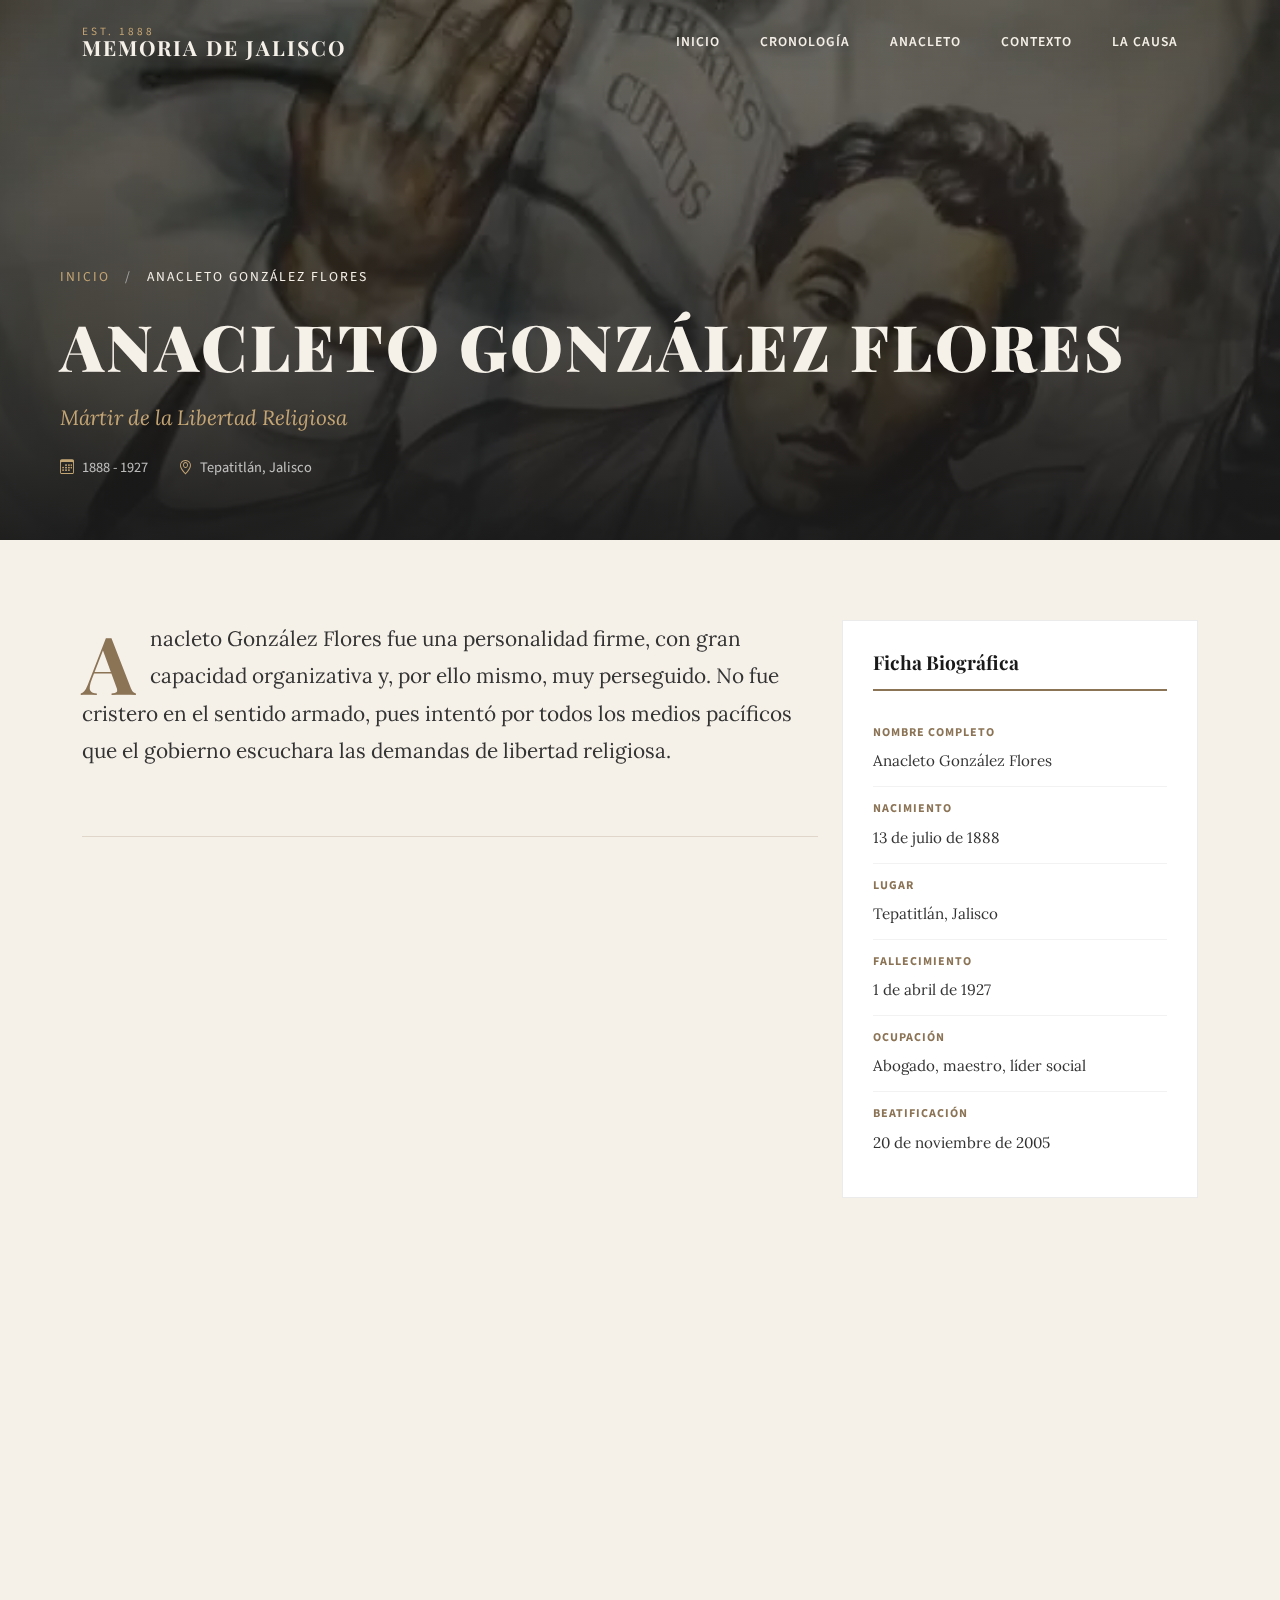
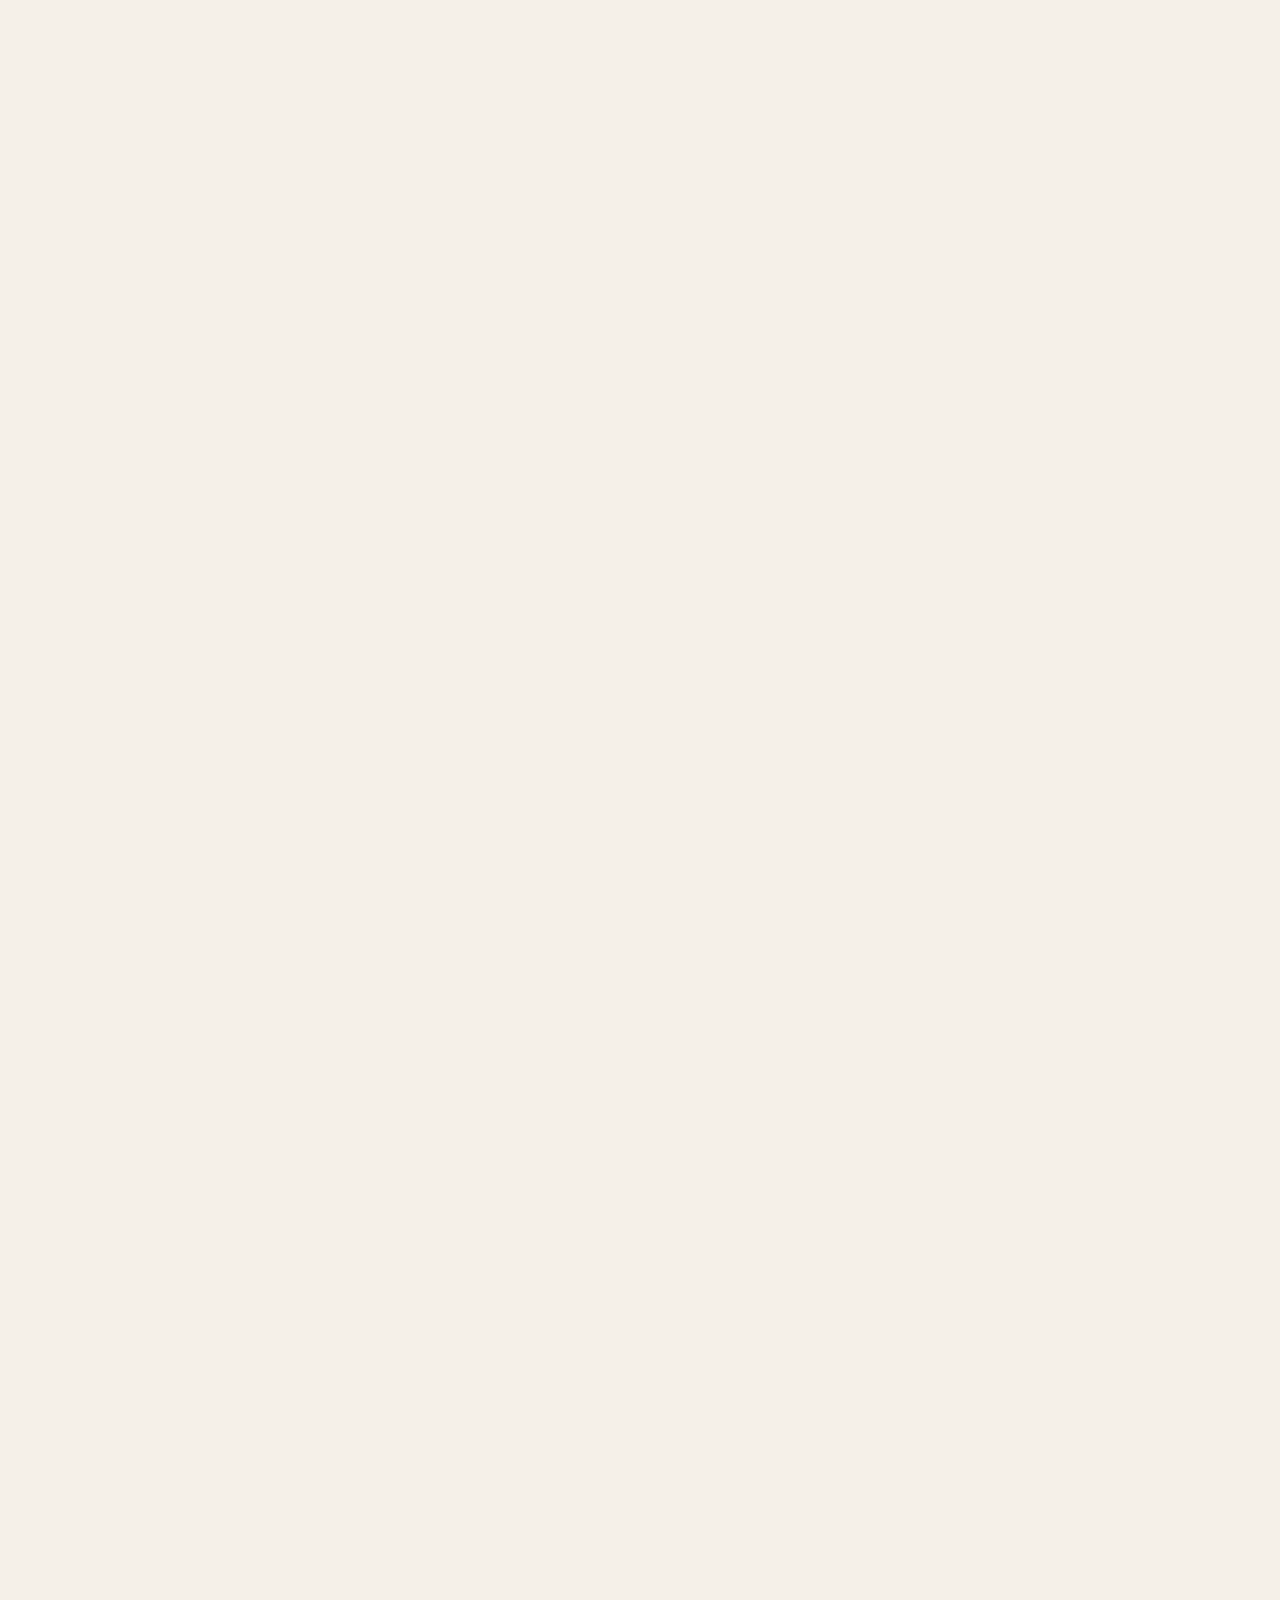
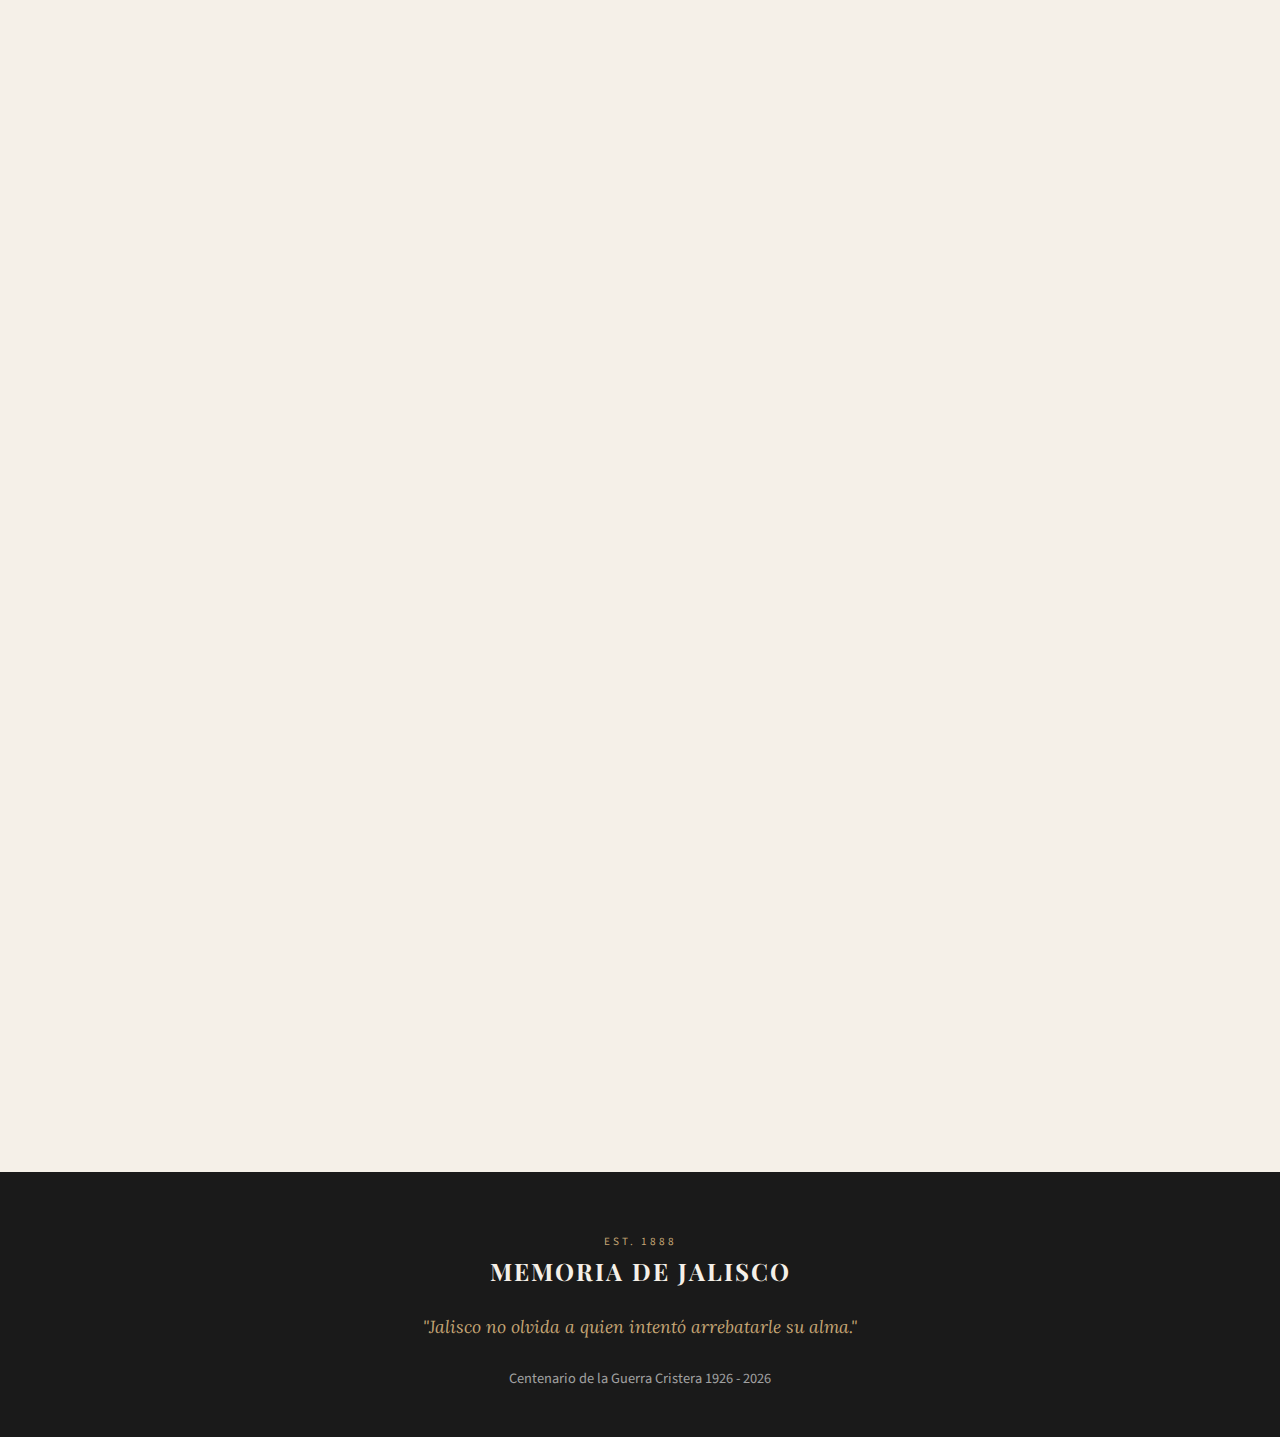
<file: anacleto.html>
<!DOCTYPE html>
<html lang="es">
<head>
    <meta charset="UTF-8">
    <meta name="viewport" content="width=device-width, initial-scale=1.0">
    <title>Anacleto González Flores | Mártir de la Libertad</title>
    
    <!-- ============================================
         SECCIÓN: META Y SEO
    ============================================= -->
    <meta name="description" content="Conoce la vida de Anacleto González Flores, mártir y defensor de la libertad religiosa en Jalisco.">
    
    <!-- ============================================
         SECCIÓN: TIPOGRAFÍAS
    ============================================= -->
    <link rel="preconnect" href="https://fonts.googleapis.com">
    <link rel="preconnect" href="https://fonts.gstatic.com" crossorigin>
    <link href="https://fonts.googleapis.com/css2?family=Playfair+Display:wght@400;700;900&family=Lora:ital,wght@0,400;0,600;1,400&family=Source+Sans+Pro:wght@400;600;700&display=swap" rel="stylesheet">
    
    <!-- ============================================
         SECCIÓN: LIBRERÍAS CSS
    ============================================= -->
    <link href="https://cdn.jsdelivr.net/npm/bootstrap@5.3.2/dist/css/bootstrap.min.css" rel="stylesheet">
    <link href="https://unpkg.com/aos@2.3.1/dist/aos.css" rel="stylesheet">
    <link rel="stylesheet" href="https://cdn.jsdelivr.net/npm/bootstrap-icons@1.11.3/font/bootstrap-icons.min.css">

    
    <!-- ============================================
         SECCIÓN: ESTILOS
         VINCULADO A: estilos.css + estilos-paginas.css
    ============================================= -->
   
    <link rel="stylesheet" href="pages.css">
    <link rel="stylesheet" href="styles.css">
</head>
<body>

    <!-- ============================================
         SECCIÓN: NAVEGACIÓN
    ============================================= -->
    <nav class="navbar navbar-expand-lg navbar-dark fixed-top" id="navbar-principal">
        <div class="container">
            <a class="navbar-brand marca-periodico" href="index.html">
                <span class="marca-año">EST. 1888</span>
                <span class="marca-titulo">MEMORIA DE JALISCO</span>
            </a>
            <button class="navbar-toggler" type="button" data-bs-toggle="collapse" data-bs-target="#navbarNav">
                <span class="navbar-toggler-icon"></span>
            </button>
            <div class="collapse navbar-collapse" id="navbarNav">
                <ul class="navbar-nav ms-auto">
                    <li class="nav-item">
                        <a class="nav-link" href="index.html">Inicio</a>
                    </li>
                    <li class="nav-item">
                        <a class="nav-link" href="index.html#linea-tiempo">Cronología</a>
                    </li>
                    <li class="nav-item">
                        <a class="nav-link active" href="anacleto.html">Anacleto</a>
                    </li>
                    <li class="nav-item">
                        <a class="nav-link" href="contexto.html">Contexto</a>
                    </li>
                    <li class="nav-item">
                        <a class="nav-link" href="causa.html">La Causa</a>
                    </li>
                </ul>
            </div>
        </div>
    </nav>

    <!-- ============================================
         SECCIÓN: HERO DE PÁGINA
    ============================================= -->
    <header class="hero-pagina" style="background-image: url('images/anacletoprincipal.webp');">
        <div class="hero-pagina-overlay"></div>
        <div class="hero-pagina-contenido">
            <div class="breadcrumb-custom" data-aos="fade-down">
                <a href="index.html">Inicio</a>
                <span>/</span>
                <span>Anacleto González Flores</span>
            </div>
            <h1 data-aos="fade-up">Anacleto González Flores</h1>
            <p class="hero-pagina-subtitulo" data-aos="fade-up" data-aos-delay="100">Mártir de la Libertad Religiosa</p>
            <div class="hero-pagina-datos" data-aos="fade-up" data-aos-delay="200">
                <span><i class="bi bi-calendar3"></i> 1888 - 1927</span>
                <span><i class="bi bi-geo-alt"></i> Tepatitlán, Jalisco</span>
            </div>
        </div>
    </header>

    <!-- ============================================
         SECCIÓN: CONTENIDO PRINCIPAL
    ============================================= -->
    <main class="contenido-pagina">
        <div class="container">
            <div class="row">
                <!-- Columna principal -->
                <div class="col-lg-8">
                    <!-- Introducción destacada -->
                    <div class="articulo-intro" data-aos="fade-up">
                        <p class="texto-grande">
                            <span class="letra-capital">A</span>nacleto González Flores fue una personalidad firme, con gran capacidad organizativa y, por ello mismo, muy perseguido. No fue cristero en el sentido armado, pues intentó por todos los medios pacíficos que el gobierno escuchara las demandas de libertad religiosa.
                        </p>
                    </div>

                    <!-- Sección: Origen -->
                    <section class="articulo-seccion" data-aos="fade-up">
                        <h2><span class="seccion-numero">01</span> Origen Humilde</h2>
                        <p>Nacido en Tepatitlán de Morelos, Jalisco, en 1888, Anacleto creció en una familia de escasos recursos. Desde joven mostró una inteligencia notable y una profunda vocación por la justicia social.</p>
                        <p>A pesar de las dificultades económicas, logró estudiar abogacía, convirtiéndose en un destacado defensor de los derechos humanos y la libertad de conciencia.</p>
                    </section>

                    <!-- Imagen destacada -->
                    <figure class="articulo-imagen" data-aos="zoom-in">
                        <img src="images/anacletojuntacolor.webp" alt="Anacleto con compañeros">
                        <figcaption>Anacleto González Flores junto a miembros de la Unión Popular</figcaption>
                    </figure>

                    <!-- Sección: El Líder -->
                    <section class="articulo-seccion" data-aos="fade-up">
                        <h2><span class="seccion-numero">02</span> El Líder Social</h2>
                        <p>Abogado, maestro y líder social, Anacleto dedicó su vida a defender la dignidad humana y la libertad de conciencia en tiempos de persecución. Creyente profundo y hombre de principios firmes, enseñó que la fe y la razón podían caminar juntas.</p>
                        
                        <blockquote class="cita-articulo">
                            <p>"Sin empuñar un arma, movilizó corazones y conciencias, formando jóvenes y familias en valores de verdad, respeto y libertad."</p>
                        </blockquote>

                        <p>Fundó y organizó movimientos de resistencia pacífica, promoviendo boicots económicos y manifestaciones civiles como alternativa a la violencia armada.</p>
                    </section>

                    <!-- Sección: Su Legado -->
                    <section class="articulo-seccion" data-aos="fade-up">
                        <h2><span class="seccion-numero">03</span> Valores que Construyen</h2>
                        
                        <div class="valores-grid">
                            <div class="valor-item">
                                <div class="valor-icono">
                                    <i class="bi bi-shield-check"></i>
                                </div>
                                <h4>Coraje Civil</h4>
                                <p>Defendió sus convicciones sin recurrir a la violencia, mostrando que la resistencia pacífica puede ser la forma más poderosa de lucha.</p>
                            </div>
                            <div class="valor-item">
                                <div class="valor-icono">
                                    <i class="bi bi-heart"></i>
                                </div>
                                <h4>Amor a la Patria</h4>
                                <p>Su amor por México y por Jalisco lo llevó a sacrificarlo todo por defender lo que consideraba justo.</p>
                            </div>
                            <div class="valor-item">
                                <div class="valor-icono">
                                    <i class="bi bi-shield-lock"></i>
                                </div>
                                <h4>Resistencia Ética</h4>
                                <p>Mantuvo sus principios hasta el final, incluso perdonando a quienes ordenaron su muerte.</p>
                            </div>
                        </div>
                    </section>

                    <!-- Sección: El Martirio -->
                    <section class="articulo-seccion" data-aos="fade-up">
                        <h2><span class="seccion-numero">04</span> El Martirio</h2>
                        <p>Fue capturado y asesinado sin juicio el 1 de abril de 1927. Sus últimas palabras fueron de perdón hacia sus verdugos, demostrando la profundidad de su fe y convicción.</p>
                        
                        <figure class="articulo-imagen" data-aos="zoom-in">
                            <img src="images/anacletofuneral.webp" alt="Funeral de Anacleto">
                            <figcaption>Miles de personas acompañaron los restos de Anacleto González Flores</figcaption>
                        </figure>
                    </section>

                    <!-- Sección: Beatificación -->
                    <section class="articulo-seccion" data-aos="fade-up">
                        <h2><span class="seccion-numero">05</span> Reconocimiento</h2>
                        <p>Beatificado en 2005 por la Iglesia Católica, Anacleto González Flores es considerado por muchos un símbolo de dignidad, conciencia y compromiso con la verdad.</p>
                        <p>Hoy su figura trasciende lo religioso: es símbolo de coraje civil, amor a la patria y resistencia ética ante la opresión.</p>
                    </section>
                </div>

                <!-- Barra lateral -->
                <div class="col-lg-4">
                    <aside class="barra-lateral">
                        <!-- Ficha biográfica -->
                        <div class="widget ficha-biografica" data-aos="fade-left">
                            <h3>Ficha Biográfica</h3>
                            <ul class="ficha-lista">
                                <li>
                                    <strong>Nombre completo</strong>
                                    <span>Anacleto González Flores</span>
                                </li>
                                <li>
                                    <strong>Nacimiento</strong>
                                    <span>13 de julio de 1888</span>
                                </li>
                                <li>
                                    <strong>Lugar</strong>
                                    <span>Tepatitlán, Jalisco</span>
                                </li>
                                <li>
                                    <strong>Fallecimiento</strong>
                                    <span>1 de abril de 1927</span>
                                </li>
                                <li>
                                    <strong>Ocupación</strong>
                                    <span>Abogado, maestro, líder social</span>
                                </li>
                                <li>
                                    <strong>Beatificación</strong>
                                    <span>20 de noviembre de 2005</span>
                                </li>
                            </ul>
                        </div>

                        <!-- Cita destacada -->
                        <div class="widget cita-lateral" data-aos="fade-left" data-aos-delay="100">
                            <i class="bi bi-quote"></i>
                            <p>"No tomó las armas. Movilizó conciencias."</p>
                        </div>

                        <!-- Navegación relacionada -->
                        <div class="widget navegacion-lateral" data-aos="fade-left" data-aos-delay="200">
                            <h3>Continúa Explorando</h3>
                            <a href="contexto.html" class="nav-lateral-item">
                                <span class="nav-lateral-titulo">Contexto Histórico</span>
                                <span class="nav-lateral-desc">La Guerra Cristera</span>
                                <i class="bi bi-arrow-right"></i>
                            </a>
                            <a href="causa.html" class="nav-lateral-item">
                                <span class="nav-lateral-titulo">La Causa</span>
                                <span class="nav-lateral-desc">Por qué el cambio</span>
                                <i class="bi bi-arrow-right"></i>
                            </a>
                        </div>
                    </aside>
                </div>
            </div>
        </div>
    </main>

    <!-- ============================================
         SECCIÓN: LLAMADO A LA ACCIÓN
    ============================================= -->
    <section class="cta-seccion" data-aos="fade-up">
        <div class="container">
            <div class="cta-contenido">
                <h2>Jalisco No Olvida</h2>
                <p>Únete a la causa por la memoria y la justicia histórica</p>
                <a href="causa.html" class="btn-periodico btn-periodico-claro">
                    <span>Conoce la causa</span>
                    <i class="bi bi-arrow-right"></i>
                </a>
            </div>
        </div>
    </section>

    <!-- ============================================
         SECCIÓN: FOOTER
    ============================================= -->
    <footer class="footer-principal">
        <div class="container">
            <div class="footer-contenido">
                <div class="footer-marca">
                    <span class="marca-año">EST. 1888</span>
                    <span class="marca-titulo">MEMORIA DE JALISCO</span>
                </div>
                <div class="footer-cita">
                    <p>"Jalisco no olvida a quien intentó arrebatarle su alma."</p>
                </div>
                <div class="footer-info">
                    <p>Centenario de la Guerra Cristera 1926 - 2026</p>
                </div>
            </div>
        </div>
    </footer>

    <!-- ============================================
         SECCIÓN: SCRIPTS
    ============================================= -->
    <script src="https://cdn.jsdelivr.net/npm/bootstrap@5.3.2/dist/js/bootstrap.bundle.min.js"></script>
    <script src="https://unpkg.com/aos@2.3.1/dist/aos.js"></script>
    <script src="scripts.js"></script>
</body>
</html>
</file>
<file: pages.css>
/* ============================================
   ARCHIVO: estilos-paginas.css
   DESCRIPCIÓN: Estilos para páginas secundarias
   VINCULADO A: anacleto.html, contexto.html, causa.html
   ============================================ */

/* ============================================
   SECCIÓN: HERO DE PÁGINAS INTERNAS
   Cabecera para páginas secundarias
   ============================================ */
.hero-pagina {
    min-height: 60vh;
    display: flex;
    align-items: flex-end;
    position: relative;
    background-size: cover;
    background-position: center;
    background-attachment: fixed;
    padding-bottom: 60px;
}

.hero-pagina-overlay {
    position: absolute;
    top: 0;
    left: 0;
    width: 100%;
    height: 100%;
    background: linear-gradient(
        to bottom,
        rgba(26, 26, 26, 0.3) 0%,
        rgba(26, 26, 26, 0.7) 70%,
        rgba(26, 26, 26, 0.95) 100%
    );
}

.hero-pagina-contenido {
    position: relative;
    z-index: 2;
    width: 100%;
    max-width: 1200px;
    margin: 0 auto;
    padding: 0 20px;
}

/* Breadcrumb */
.breadcrumb-custom {
    font-family: var(--fuente-ui);
    font-size: 0.85rem;
    text-transform: uppercase;
    letter-spacing: 2px;
    margin-bottom: 20px;
}

.breadcrumb-custom a {
    color: var(--color-acento);
    text-decoration: none;
    transition: var(--transicion-rapida);
}

.breadcrumb-custom a:hover {
    color: var(--color-texto-claro);
}

.breadcrumb-custom span {
    color: rgba(255, 255, 255, 0.5);
    margin: 0 10px;
}

.breadcrumb-custom span:last-child {
    color: var(--color-texto-claro);
    margin-left: 0;
}

.hero-pagina h1 {
    font-family: var(--fuente-titulos);
    font-size: clamp(2.5rem, 6vw, 4rem);
    font-weight: 900;
    color: var(--color-texto-claro);
    margin-bottom: 15px;
    text-transform: uppercase;
    letter-spacing: 3px;
}

.hero-pagina-subtitulo {
    font-family: var(--fuente-cuerpo);
    font-size: 1.3rem;
    font-style: italic;
    color: var(--color-acento);
    margin-bottom: 20px;
}

.hero-pagina-datos {
    display: flex;
    gap: 30px;
    flex-wrap: wrap;
}

.hero-pagina-datos span {
    font-family: var(--fuente-ui);
    font-size: 0.9rem;
    color: rgba(255, 255, 255, 0.7);
    display: flex;
    align-items: center;
    gap: 8px;
}

.hero-pagina-datos i {
    color: var(--color-acento);
}

/* ============================================
   SECCIÓN: CONTENIDO DE PÁGINA
   Layout principal del artículo
   ============================================ */
.contenido-pagina {
    padding: 80px 0;
    background-color: var(--color-fondo);
}

/* Introducción con letra capital */
.articulo-intro {
    margin-bottom: 50px;
    padding-bottom: 50px;
    border-bottom: 1px solid rgba(139, 115, 85, 0.2);
}

.texto-grande {
    font-size: 1.3rem;
    line-height: 1.8;
    color: var(--color-texto);
}

.letra-capital {
    float: left;
    font-family: var(--fuente-titulos);
    font-size: 5rem;
    font-weight: 700;
    line-height: 0.8;
    margin-right: 15px;
    margin-top: 10px;
    color: var(--color-secundario);
}

/* Secciones del artículo */
.articulo-seccion {
    margin-bottom: 50px;
}

.articulo-seccion h2 {
    font-family: var(--fuente-titulos);
    font-size: 1.8rem;
    margin-bottom: 25px;
    display: flex;
    align-items: center;
    gap: 15px;
}

.seccion-numero {
    font-family: var(--fuente-ui);
    font-size: 0.8rem;
    font-weight: 700;
    color: var(--color-acento);
    background-color: var(--color-primario);
    padding: 5px 12px;
    letter-spacing: 1px;
}

.articulo-seccion p {
    font-size: 1.1rem;
    line-height: 1.8;
    margin-bottom: 20px;
}

/* Imágenes del artículo */
.articulo-imagen {
    margin: 40px 0;
}

.articulo-imagen img {
    width: 100%;
    filter: sepia(15%);
    transition: var(--transicion-suave);
}

.articulo-imagen:hover img {
    filter: sepia(0%);
}

.articulo-imagen figcaption {
    font-family: var(--fuente-ui);
    font-size: 0.85rem;
    color: #666;
    text-align: center;
    padding: 15px;
    background-color: rgba(0, 0, 0, 0.03);
    border-bottom: 2px solid var(--color-secundario);
}

/* Citas dentro del artículo */
.cita-articulo {
    background-color: var(--color-primario);
    padding: 40px;
    margin: 40px 0;
    position: relative;
}

.cita-articulo::before {
    content: '"';
    font-family: var(--fuente-titulos);
    font-size: 6rem;
    position: absolute;
    top: 10px;
    left: 20px;
    color: var(--color-acento);
    opacity: 0.3;
    line-height: 1;
}

.cita-articulo p {
    font-family: var(--fuente-cuerpo);
    font-size: 1.2rem;
    font-style: italic;
    color: var(--color-texto-claro);
    margin: 0;
    position: relative;
    z-index: 1;
}

/* ============================================
   SECCIÓN: BARRA LATERAL
   Widgets y contenido complementario
   ============================================ */
.barra-lateral {
    position: sticky;
    top: 100px;
}

.widget {
    background-color: #fff;
    padding: 30px;
    margin-bottom: 30px;
    border: 1px solid rgba(0, 0, 0, 0.08);
}

.widget h3 {
    font-family: var(--fuente-titulos);
    font-size: 1.2rem;
    margin-bottom: 20px;
    padding-bottom: 15px;
    border-bottom: 2px solid var(--color-secundario);
}

/* Ficha biográfica */
.ficha-lista {
    list-style: none;
    padding: 0;
    margin: 0;
}

.ficha-lista li {
    display: flex;
    flex-direction: column;
    padding: 12px 0;
    border-bottom: 1px solid rgba(0, 0, 0, 0.05);
}

.ficha-lista li:last-child {
    border-bottom: none;
}

.ficha-lista strong {
    font-family: var(--fuente-ui);
    font-size: 0.75rem;
    text-transform: uppercase;
    letter-spacing: 1px;
    color: var(--color-secundario);
    margin-bottom: 5px;
}

.ficha-lista span {
    font-family: var(--fuente-cuerpo);
    font-size: 0.95rem;
    color: var(--color-texto);
}

/* Cita lateral */
.cita-lateral {
    background-color: var(--color-primario);
    text-align: center;
}

.cita-lateral i {
    font-size: 3rem;
    color: var(--color-acento);
    opacity: 0.5;
    margin-bottom: 15px;
    display: block;
}

.cita-lateral p {
    font-family: var(--fuente-cuerpo);
    font-size: 1.1rem;
    font-style: italic;
    color: var(--color-texto-claro);
    margin: 0;
}

/* Navegación lateral */
.nav-lateral-item {
    display: block;
    padding: 20px;
    background-color: rgba(0, 0, 0, 0.02);
    margin-bottom: 10px;
    text-decoration: none;
    transition: var(--transicion-suave);
    position: relative;
}

.nav-lateral-item:hover {
    background-color: var(--color-primario);
}

.nav-lateral-item:hover .nav-lateral-titulo,
.nav-lateral-item:hover .nav-lateral-desc,
.nav-lateral-item:hover i {
    color: var(--color-texto-claro);
}

.nav-lateral-titulo {
    font-family: var(--fuente-titulos);
    font-size: 1rem;
    color: var(--color-primario);
    display: block;
    margin-bottom: 5px;
    transition: var(--transicion-rapida);
}

.nav-lateral-desc {
    font-family: var(--fuente-ui);
    font-size: 0.8rem;
    color: #666;
    transition: var(--transicion-rapida);
}

.nav-lateral-item i {
    position: absolute;
    right: 20px;
    top: 50%;
    transform: translateY(-50%);
    color: var(--color-secundario);
    transition: var(--transicion-rapida);
}

.nav-lateral-item:hover i {
    transform: translateY(-50%) translateX(5px);
}

/* Cronología resumida */
.cronologia-lista {
    list-style: none;
    padding: 0;
    margin: 0;
}

.cronologia-lista li {
    display: flex;
    gap: 15px;
    padding: 15px 0;
    border-bottom: 1px solid rgba(0, 0, 0, 0.05);
    align-items: flex-start;
}

.cronologia-lista li:last-child {
    border-bottom: none;
}

.crono-año {
    font-family: var(--fuente-titulos);
    font-size: 1rem;
    font-weight: 700;
    color: var(--color-acento);
    min-width: 50px;
}

.crono-evento {
    font-family: var(--fuente-cuerpo);
    font-size: 0.9rem;
    color: var(--color-texto);
}

/* ============================================
   SECCIÓN: GRID DE VALORES
   Tarjetas de valores destacados
   ============================================ */
.valores-grid {
    display: grid;
    grid-template-columns: repeat(auto-fit, minmax(200px, 1fr));
    gap: 20px;
    margin-top: 30px;
}

.valor-item {
    background-color: #fff;
    padding: 30px;
    text-align: center;
    border: 1px solid rgba(0, 0, 0, 0.08);
    transition: var(--transicion-suave);
}

.valor-item:hover {
    transform: translateY(-5px);
    box-shadow: 0 10px 30px rgba(0, 0, 0, 0.1);
}

.valor-icono {
    font-size: 2.5rem;
    color: var(--color-secundario);
    margin-bottom: 15px;
}

.valor-item h4 {
    font-family: var(--fuente-titulos);
    font-size: 1.1rem;
    margin-bottom: 10px;
}

.valor-item p {
    font-size: 0.9rem;
    margin: 0;
    color: #666;
}

/* ============================================
   SECCIÓN: CTA (Call to Action)
   Sección de llamado a la acción
   ============================================ */
.cta-seccion {
    background-color: var(--color-secundario);
    padding: 80px 0;
}

.cta-contenido {
    text-align: center;
}

.cta-contenido h2 {
    font-family: var(--fuente-titulos);
    font-size: 2.5rem;
    color: var(--color-texto-claro);
    margin-bottom: 15px;
}

.cta-contenido p {
    font-size: 1.2rem;
    color: rgba(255, 255, 255, 0.8);
    margin-bottom: 30px;
}

.btn-periodico-claro {
    background-color: var(--color-texto-claro);
    color: var(--color-primario);
    border-color: var(--color-texto-claro);
}

.btn-periodico-claro:hover {
    background-color: transparent;
    color: var(--color-texto-claro);
}

/* ============================================
   SECCIÓN: PÁGINA CONTEXTO
   Estilos específicos para contexto.html
   ============================================ */

/* Perfil histórico */
.perfil-historico {
    display: flex;
    gap: 30px;
    margin: 30px 0;
    padding: 30px;
    background-color: rgba(0, 0, 0, 0.03);
    align-items: center;
}

.perfil-imagen {
    width: 150px;
    flex-shrink: 0;
}

.perfil-imagen img {
    width: 100%;
    filter: grayscale(50%);
}

.perfil-info h3 {
    font-family: var(--fuente-titulos);
    font-size: 1.5rem;
    margin-bottom: 5px;
}

.perfil-datos {
    font-family: var(--fuente-ui);
    font-size: 0.85rem;
    color: var(--color-secundario);
    margin-bottom: 15px !important;
}

/* Alerta histórica */
.alerta-historica {
    display: flex;
    gap: 20px;
    padding: 25px;
    background-color: rgba(196, 165, 116, 0.1);
    border-left: 4px solid var(--color-acento);
    margin: 30px 0;
}

.alerta-icono {
    font-size: 2rem;
    color: var(--color-secundario);
}

.alerta-contenido h4 {
    font-family: var(--fuente-titulos);
    font-size: 1.1rem;
    margin-bottom: 5px;
}

.alerta-contenido p {
    font-size: 0.95rem;
    margin: 0;
    color: #666;
}

/* Lista histórica */
.lista-historica {
    list-style: none;
    padding: 0;
    margin: 30px 0;
}

.lista-historica li {
    display: flex;
    align-items: flex-start;
    gap: 15px;
    padding: 15px 0;
    border-bottom: 1px solid rgba(0, 0, 0, 0.05);
}

.lista-historica li i {
    color: #c0392b;
    font-size: 1.2rem;
    margin-top: 3px;
}

/* Estadísticas */
.estadisticas-grid {
    display: grid;
    grid-template-columns: repeat(3, 1fr);
    gap: 20px;
    margin: 40px 0;
}

.estadistica-item {
    text-align: center;
    padding: 30px;
    background-color: var(--color-primario);
}

.estadistica-numero {
    display: block;
    font-family: var(--fuente-titulos);
    font-size: 2.5rem;
    font-weight: 700;
    color: var(--color-acento);
    margin-bottom: 10px;
}

.estadistica-texto {
    font-family: var(--fuente-ui);
    font-size: 0.85rem;
    text-transform: uppercase;
    letter-spacing: 1px;
    color: var(--color-texto-claro);
}

/* Consecuencias */
.consecuencias-lista {
    margin: 30px 0;
}

.consecuencia-item {
    display: flex;
    gap: 20px;
    padding: 25px;
    background-color: #fff;
    margin-bottom: 15px;
    border: 1px solid rgba(0, 0, 0, 0.08);
    transition: var(--transicion-suave);
}

.consecuencia-item:hover {
    transform: translateX(10px);
    box-shadow: -5px 5px 20px rgba(0, 0, 0, 0.1);
}

.consecuencia-icono {
    font-size: 2rem;
    color: var(--color-secundario);
}

.consecuencia-contenido h4 {
    font-family: var(--fuente-titulos);
    font-size: 1.1rem;
    margin-bottom: 5px;
}

.consecuencia-contenido p {
    font-size: 0.95rem;
    margin: 0;
    color: #666;
}

/* ============================================
   SECCIÓN: PÁGINA CAUSA
   Estilos específicos para causa.html
   ============================================ */

/* Propuesta principal */
.seccion-propuesta {
    padding: 80px 0;
    background-color: var(--color-primario);
}

.propuesta-caja {
    text-align: center;
    max-width: 700px;
    margin: 0 auto;
}

.propuesta-icono {
    font-size: 4rem;
    color: var(--color-acento);
    margin-bottom: 20px;
}

.propuesta-etiqueta {
    font-family: var(--fuente-ui);
    font-size: 0.8rem;
    letter-spacing: 3px;
    color: var(--color-acento);
    display: block;
    margin-bottom: 20px;
}

.propuesta-caja h2 {
    font-family: var(--fuente-cuerpo);
    font-size: 1.5rem;
    font-weight: 400;
    color: var(--color-texto-claro);
    margin-bottom: 10px;
}

.propuesta-caja h2 strong {
    color: var(--color-acento);
}

.propuesta-por {
    font-style: italic;
    color: rgba(255, 255, 255, 0.6);
    margin: 15px 0;
}

.propuesta-nuevo {
    font-family: var(--fuente-titulos);
    font-size: 2.5rem;
    color: var(--color-texto-claro);
    margin-bottom: 10px;
}

.propuesta-desc {
    font-style: italic;
    color: var(--color-acento);
    margin-bottom: 30px;
}

.propuesta-linea {
    width: 100px;
    height: 2px;
    background-color: var(--color-acento);
    margin: 30px auto;
}

.propuesta-mensaje {
    font-size: 1.1rem;
    color: var(--color-texto-claro);
}

/* Razones */
.seccion-razones {
    padding: 80px 0;
}

.razones-encabezado {
    text-align: center;
    margin-bottom: 50px;
}

.razones-encabezado h2 {
    font-size: 2.5rem;
    margin-bottom: 10px;
}

.razones-encabezado p {
    font-size: 1.1rem;
    color: #666;
}

.razon-card {
    background-color: #fff;
    padding: 40px;
    height: 100%;
    border: 1px solid rgba(0, 0, 0, 0.08);
    transition: var(--transicion-suave);
    position: relative;
    overflow: hidden;
}

.razon-card:hover {
    transform: translateY(-5px);
    box-shadow: 0 20px 40px rgba(0, 0, 0, 0.1);
}

.razon-card.destacada {
    background-color: var(--color-primario);
}

.razon-card.destacada h3,
.razon-card.destacada p {
    color: var(--color-texto-claro);
}

.razon-numero {
    font-family: var(--fuente-titulos);
    font-size: 4rem;
    font-weight: 900;
    color: var(--color-acento);
    opacity: 0.2;
    position: absolute;
    top: 10px;
    right: 20px;
    line-height: 1;
}

.razon-card h3 {
    font-family: var(--fuente-titulos);
    font-size: 1.3rem;
    margin-bottom: 15px;
}

.razon-card p {
    font-size: 1rem;
    margin: 0;
    color: #666;
}

/* Significado */
.seccion-significado {
    padding: 80px 0;
    background-color: #fff;
}

.significado-imagen img {
    width: 100%;
    filter: sepia(20%);
}

.significado-contenido {
    padding-left: 40px;
}

.significado-contenido h2 {
    font-size: 2rem;
    margin-bottom: 30px;
}

.significado-lista {
    list-style: none;
    padding: 0;
    margin: 0 0 30px 0;
}

.significado-lista li {
    display: flex;
    align-items: center;
    gap: 15px;
    padding: 15px 0;
    font-size: 1.1rem;
}

.significado-lista i {
    font-size: 1.5rem;
    color: var(--color-secundario);
}

.significado-cita {
    background-color: var(--color-fondo);
    padding: 30px;
    border-left: 4px solid var(--color-secundario);
}

.significado-cita p {
    font-family: var(--fuente-cuerpo);
    font-size: 1.2rem;
    font-style: italic;
    margin: 0;
}

/* Comparativa */
.seccion-comparativa {
    padding: 80px 0;
}

.comparativa-encabezado {
    text-align: center;
    margin-bottom: 50px;
}

.comparativa-encabezado h2 {
    font-size: 2.5rem;
    margin-bottom: 10px;
}

.comparativa-card {
    background-color: #fff;
    border: 1px solid rgba(0, 0, 0, 0.08);
    overflow: hidden;
}

.comparativa-imagen {
    height: 200px;
    overflow: hidden;
}

.comparativa-imagen img {
    width: 100%;
    height: 100%;
    object-fit: cover;
    filter: grayscale(50%);
}

.comparativa-card h3 {
    font-family: var(--fuente-titulos);
    font-size: 1.5rem;
    padding: 20px 20px 5px;
}

.comparativa-periodo {
    font-family: var(--fuente-ui);
    font-size: 0.85rem;
    color: #666;
    padding: 0 20px;
}

.comparativa-lista {
    list-style: none;
    padding: 20px;
    margin: 0;
}

.comparativa-lista li {
    display: flex;
    align-items: center;
    gap: 10px;
    padding: 10px 0;
    font-size: 0.95rem;
}

.comparativa-card.negativa .comparativa-lista i {
    color: #c0392b;
}

.comparativa-card.positiva .comparativa-lista i {
    color: #27ae60;
}

.comparativa-card.positiva {
    border: 2px solid var(--color-secundario);
}

/* Llamado */
.seccion-llamado {
    padding: 80px 0;
}

.llamado-contenedor {
    background-color: var(--color-secundario);
    padding: 60px;
    text-align: center;
    max-width: 800px;
    margin: 0 auto;
}

.llamado-icono {
    font-size: 3rem;
    color: var(--color-texto-claro);
    margin-bottom: 20px;
}

.llamado-contenedor h2 {
    font-family: var(--fuente-titulos);
    font-size: 2rem;
    color: var(--color-texto-claro);
    margin-bottom: 20px;
}

.llamado-texto {
    font-size: 1.2rem;
    color: rgba(255, 255, 255, 0.9);
    margin-bottom: 10px;
}

.llamado-destacado {
    margin-top: 30px;
    padding-top: 30px;
    border-top: 1px solid rgba(255, 255, 255, 0.2);
}

.llamado-destacado p {
    font-size: 1.3rem;
    color: var(--color-texto-claro);
    margin: 0;
}

/* Cierre */
.seccion-cierre {
    background-color: var(--color-primario);
    padding: 100px 0;
}

.cierre-contenido {
    text-align: center;
    max-width: 600px;
    margin: 0 auto;
}

.cierre-simbolo {
    font-size: 4rem;
    color: var(--color-acento);
    margin-bottom: 30px;
}

.cierre-contenido h2 {
    font-family: var(--fuente-titulos);
    font-size: 3rem;
    color: var(--color-texto-claro);
    margin-bottom: 30px;
}

.cierre-lista p {
    font-family: var(--fuente-cuerpo);
    font-size: 1.2rem;
    font-style: italic;
    color: rgba(255, 255, 255, 0.8);
    margin-bottom: 10px;
}

.cierre-final {
    margin-top: 40px;
    padding-top: 40px;
    border-top: 1px solid rgba(255, 255, 255, 0.1);
}

.cierre-final p {
    font-size: 1.3rem;
    color: var(--color-texto-claro);
}

.cierre-final strong {
    color: var(--color-acento);
}

/* ============================================
   SECCIÓN: RESPONSIVE PÁGINAS
   ============================================ */
@media (max-width: 991px) {
    .significado-contenido {
        padding-left: 0;
        margin-top: 40px;
    }
    
    .barra-lateral {
        position: static;
        margin-top: 50px;
    }
}

@media (max-width: 768px) {
    .hero-pagina {
        min-height: 50vh;
    }
    
    .hero-pagina h1 {
        font-size: 2rem;
    }
    
    .letra-capital {
        font-size: 3.5rem;
    }
    
    .perfil-historico {
        flex-direction: column;
        text-align: center;
    }
    
    .estadisticas-grid {
        grid-template-columns: 1fr;
    }
    
    .propuesta-nuevo {
        font-size: 1.8rem;
    }
    
    .llamado-contenedor {
        padding: 40px 20px;
    }
}
</file>
<file: styles.css>
/* ============================================
   ARCHIVO: estilos.css
   DESCRIPCION: Estilos principales del sitio
   VINCULADO A: Todos los archivos HTML
   ============================================ */

/* ============================================
   SECCION: VARIABLES CSS
   Paleta de colores y configuracion global
   ============================================ */
:root {
    /* Colores principales - Paleta historica/sepia */
    --color-primario: #1a1a1a;
    --color-secundario: #8b7355;
    --color-acento: #c4a574;
    --color-fondo: #f5f0e8;
    --color-fondo-oscuro: #2c2c2c;
    --color-texto: #333333;
    --color-texto-claro: #f5f0e8;
    --color-rojo: #8b3a3a;
    
    /* Tipografias */
    --fuente-titulos: 'Playfair Display', serif;
    --fuente-cuerpo: 'Lora', serif;
    --fuente-ui: 'Source Sans Pro', sans-serif;
    
    /* Espaciados */
    --espaciado-seccion: 100px;
    --espaciado-elemento: 30px;
    
    /* Transiciones */
    --transicion-suave: all 0.4s ease;
    --transicion-rapida: all 0.2s ease;
}

/* ============================================
   SECCION: RESET Y BASE
   Estilos base para todo el documento
   ============================================ */
* {
    margin: 0;
    padding: 0;
    box-sizing: border-box;
}

html {
    scroll-behavior: smooth;
}

body {
    font-family: var(--fuente-cuerpo);
    color: var(--color-texto);
    background-color: var(--color-fondo);
    line-height: 1.7;
    overflow-x: hidden;
}

/* Seleccion de texto personalizada */
::selection {
    background-color: var(--color-secundario);
    color: var(--color-texto-claro);
}

/* ============================================
   SECCION: TIPOGRAFIA
   Estilos para titulos y textos
   ============================================ */
h1, h2, h3, h4, h5, h6 {
    font-family: var(--fuente-titulos);
    font-weight: 700;
    line-height: 1.2;
    color: var(--color-primario);
}

p {
    margin-bottom: 1rem;
    font-size: 1.1rem;
}

/* ============================================
   SECCION: NAVEGACION
   Barra de navegacion fija superior
   VINCULADO A: scripts.js (efecto scroll)
   ============================================ */
#navbar-principal {
    background-color: transparent;
    padding: 20px 0;
    transition: var(--transicion-suave);
    z-index: 1000;
}

#navbar-principal.scrolled {
    background-color: rgba(26, 26, 26, 0.95);
    padding: 10px 0;
    box-shadow: 0 2px 20px rgba(0, 0, 0, 0.3);
}

/* Marca estilo periodico */
.marca-periodico {
    display: flex;
    flex-direction: column;
    align-items: flex-start;
    text-decoration: none;
    line-height: 1;
}

.marca-año {
    font-family: var(--fuente-ui);
    font-size: 0.7rem;
    letter-spacing: 3px;
    color: var(--color-acento);
}

.marca-titulo {
    font-family: var(--fuente-titulos);
    font-size: 1.3rem;
    font-weight: 700;
    color: var(--color-texto-claro);
    letter-spacing: 2px;
}

.navbar-nav .nav-link {
    font-family: var(--fuente-ui);
    font-weight: 600;
    text-transform: uppercase;
    letter-spacing: 1px;
    font-size: 0.85rem;
    color: var(--color-texto-claro) !important;
    padding: 10px 20px !important;
    position: relative;
    transition: var(--transicion-rapida);
}

.navbar-nav .nav-link::after {
    content: '';
    position: absolute;
    bottom: 5px;
    left: 20px;
    width: 0;
    height: 2px;
    background-color: var(--color-acento);
    transition: var(--transicion-suave);
}

.navbar-nav .nav-link:hover::after {
    width: calc(100% - 40px);
}

/* ============================================
   SECCION: HERO (CABECERA PRINCIPAL)
   Banner principal con imagen de fondo
   IMAGEN: anacletoprincipal.jpeg (mural artistico)
   VINCULADO A: scripts.js (efecto parallax)
   ============================================ */
.hero-section {
    min-height: 100vh;
    display: flex;
    align-items: center;
    justify-content: center;
    position: relative;
    background: 
        url('images/anacletoprincipal.jpeg') center center / cover no-repeat;
    background-attachment: fixed;
}

.hero-overlay {
    position: absolute;
    top: 0;
    left: 0;
    width: 100%;
    height: 100%;
    background: linear-gradient(
        to bottom,
        rgba(26, 26, 26, 0.7) 0%,
        rgba(26, 26, 26, 0.5) 50%,
        rgba(26, 26, 26, 0.8) 100%
    );
}

.hero-content {
    position: relative;
    z-index: 2;
    text-align: center;
    padding: 0 20px;
    max-width: 900px;
}

/* Encabezado estilo periodico */
.encabezado-periodico {
    display: flex;
    align-items: center;
    justify-content: center;
    gap: 20px;
    margin-bottom: 30px;
}

.linea-decorativa {
    width: 80px;
    height: 1px;
    background-color: var(--color-acento);
}

.edicion {
    font-family: var(--fuente-ui);
    font-size: 0.9rem;
    letter-spacing: 4px;
    color: var(--color-acento);
    text-transform: uppercase;
}

.hero-titulo {
    font-family: var(--fuente-titulos);
    font-size: clamp(3rem, 8vw, 6rem);
    font-weight: 900;
    color: var(--color-texto-claro);
    text-transform: uppercase;
    letter-spacing: 5px;
    line-height: 1.1;
    margin-bottom: 20px;
    text-shadow: 2px 2px 10px rgba(0, 0, 0, 0.5);
}

.hero-subtitulo {
    font-family: var(--fuente-cuerpo);
    font-size: 1.5rem;
    font-style: italic;
    color: var(--color-acento);
    margin-bottom: 30px;
}

.hero-cita blockquote {
    font-family: var(--fuente-cuerpo);
    font-size: 1.2rem;
    font-style: italic;
    color: var(--color-texto-claro);
    opacity: 0.9;
    padding: 20px;
    border-left: 3px solid var(--color-acento);
    margin: 30px auto;
    max-width: 500px;
}

/* Boton de scroll */
.btn-scroll {
    display: inline-flex;
    flex-direction: column;
    align-items: center;
    gap: 10px;
    color: var(--color-texto-claro);
    text-decoration: none;
    margin-top: 40px;
    transition: var(--transicion-suave);
}

.btn-scroll span {
    font-family: var(--fuente-ui);
    font-size: 0.85rem;
    letter-spacing: 2px;
    text-transform: uppercase;
}

.btn-scroll i {
    font-size: 1.5rem;
    animation: bounce 2s infinite;
}

@keyframes bounce {
    0%, 20%, 50%, 80%, 100% { transform: translateY(0); }
    40% { transform: translateY(10px); }
    60% { transform: translateY(5px); }
}

.btn-scroll:hover {
    color: var(--color-acento);
    transform: translateY(5px);
}

/* Fecha en esquina */
.hero-fecha {
    position: absolute;
    bottom: 30px;
    right: 30px;
    z-index: 2;
}

.hero-fecha span {
    font-family: var(--fuente-ui);
    font-size: 0.8rem;
    letter-spacing: 2px;
    color: var(--color-texto-claro);
    text-transform: uppercase;
    opacity: 0.7;
}

/* ============================================
   SECCION: RESUMEN
   Tarjetas de identidad de Jalisco
   ============================================ */
.seccion-resumen {
    padding: var(--espaciado-seccion) 0;
    background-color: var(--color-fondo);
}

.resumen-encabezado {
    display: flex;
    align-items: center;
    justify-content: center;
    gap: 30px;
    margin-bottom: 60px;
}

.resumen-encabezado h2 {
    font-size: 2.5rem;
    text-transform: uppercase;
    letter-spacing: 3px;
    white-space: nowrap;
}

.ornamento-linea {
    flex: 1;
    height: 2px;
    background: linear-gradient(90deg, transparent, var(--color-secundario), transparent);
    max-width: 200px;
}

/* Tarjetas de identidad */
.tarjetas-identidad {
    margin-bottom: 60px;
}

.tarjeta-identidad {
    background-color: #fff;
    padding: 40px 30px;
    text-align: center;
    border: 1px solid rgba(139, 115, 85, 0.2);
    transition: var(--transicion-suave);
    height: 100%;
}

.tarjeta-identidad:hover {
    transform: translateY(-10px);
    box-shadow: 0 20px 40px rgba(0, 0, 0, 0.1);
}

.tarjeta-identidad.destacada {
    background-color: var(--color-primario);
    color: var(--color-texto-claro);
}

.tarjeta-identidad.destacada h3 {
    color: var(--color-acento);
}

.tarjeta-icono {
    font-size: 3rem;
    color: var(--color-secundario);
    margin-bottom: 20px;
}

.tarjeta-identidad.destacada .tarjeta-icono {
    color: var(--color-acento);
}

.tarjeta-identidad h3 {
    font-family: var(--fuente-titulos);
    font-size: 1.8rem;
    margin-bottom: 15px;
}

.tarjeta-identidad p {
    font-size: 1rem;
    margin: 0;
    opacity: 0.9;
}

/* Cita destacada */
.cita-destacada {
    background-color: var(--color-primario);
    padding: 50px;
    text-align: center;
    position: relative;
}

.cita-comillas {
    position: absolute;
    top: 20px;
    left: 30px;
    font-size: 4rem;
    color: var(--color-acento);
    opacity: 0.3;
}

.cita-destacada p {
    font-family: var(--fuente-cuerpo);
    font-size: 1.5rem;
    color: var(--color-texto-claro);
    margin: 0;
    font-style: italic;
}

.cita-destacada strong {
    color: var(--color-acento);
}

/* ============================================
   SECCION: QUIEN FUE ANACLETO
   Introduccion al personaje
   ============================================ */
.seccion-quien-fue {
    padding: var(--espaciado-seccion) 0;
    background-color: #fff;
}

.quien-fue-imagen {
    position: relative;
}

.quien-fue-imagen img {
    width: 100%;
    filter: sepia(15%);
    transition: var(--transicion-suave);
}

.quien-fue-imagen:hover img {
    filter: sepia(0%);
}

.imagen-etiqueta {
    position: absolute;
    bottom: 20px;
    left: 20px;
    background-color: var(--color-primario);
    color: var(--color-texto-claro);
    padding: 10px 20px;
    font-family: var(--fuente-ui);
    font-size: 0.8rem;
    letter-spacing: 2px;
    text-transform: uppercase;
}

.quien-fue-contenido {
    padding-left: 40px;
}

.quien-fue-contenido h2 {
    font-size: 2.5rem;
    margin-bottom: 20px;
}

.datos-basicos {
    display: flex;
    flex-wrap: wrap;
    gap: 20px;
    margin-bottom: 25px;
}

.datos-basicos span {
    font-family: var(--fuente-ui);
    font-size: 0.9rem;
    color: var(--color-secundario);
    display: flex;
    align-items: center;
    gap: 8px;
}

.datos-basicos i {
    color: var(--color-acento);
}

.texto-principal {
    font-size: 1.2rem;
    color: var(--color-texto);
    margin-bottom: 25px;
    line-height: 1.8;
}

.caracteristicas-grid {
    display: grid;
    grid-template-columns: repeat(2, 1fr);
    gap: 15px;
    margin-bottom: 25px;
}

.caracteristica-item {
    display: flex;
    align-items: flex-start;
    gap: 10px;
    font-size: 0.95rem;
}

.caracteristica-item i {
    color: var(--color-secundario);
    margin-top: 3px;
}

.valores-anacleto {
    background-color: var(--color-fondo);
    padding: 20px;
    margin-bottom: 20px;
}

.valores-anacleto h4 {
    font-size: 1rem;
    margin-bottom: 15px;
    color: var(--color-secundario);
}

.valores-badges {
    display: flex;
    flex-wrap: wrap;
    gap: 10px;
}

.valor-badge {
    background-color: var(--color-primario);
    color: var(--color-texto-claro);
    padding: 8px 16px;
    font-family: var(--fuente-ui);
    font-size: 0.85rem;
    font-weight: 600;
}

.texto-beatificacion {
    font-style: italic;
    color: var(--color-secundario);
    display: flex;
    align-items: center;
    gap: 10px;
    margin: 0;
}

.texto-beatificacion i {
    color: var(--color-acento);
    font-size: 1.2rem;
}

/* ============================================
   SECCION: CAUSA (Preview)
   Vista previa de la propuesta
   ============================================ */
.seccion-causa {
    padding: var(--espaciado-seccion) 0;
    background-color: var(--color-fondo);
}

.imagen-causa {
    position: relative;
    padding: 20px;
}

.imagen-causa img {
    width: 100%;
    filter: sepia(20%);
    transition: var(--transicion-suave);
}

.imagen-causa:hover img {
    filter: sepia(0%);
}

.marco-decorativo {
    position: absolute;
    top: 0;
    left: 0;
    right: 40px;
    bottom: 40px;
    border: 2px solid var(--color-secundario);
    pointer-events: none;
    z-index: -1;
}

.contenido-causa {
    padding-left: 40px;
}

.etiqueta-seccion {
    font-family: var(--fuente-ui);
    font-size: 0.8rem;
    font-weight: 700;
    letter-spacing: 3px;
    color: var(--color-secundario);
    text-transform: uppercase;
    display: block;
    margin-bottom: 15px;
}

.contenido-causa h2 {
    font-size: 2rem;
    margin-bottom: 15px;
    line-height: 1.3;
}

.texto-destacado {
    font-size: 1.3rem;
    color: var(--color-secundario);
}

.texto-destacado strong {
    color: var(--color-primario);
    font-weight: 700;
}

.subtexto {
    font-style: italic;
    color: #666;
    margin-bottom: 30px;
}

/* Lista de razones */
.razones-lista {
    margin: 30px 0;
}

.razon-item {
    display: flex;
    align-items: flex-start;
    gap: 15px;
    margin-bottom: 15px;
    font-size: 1rem;
}

.razon-item i {
    color: var(--color-secundario);
    font-size: 1.2rem;
    margin-top: 3px;
}

/* Boton estilo periodico */
.btn-periodico {
    display: inline-flex;
    align-items: center;
    gap: 10px;
    background-color: var(--color-primario);
    color: var(--color-texto-claro);
    padding: 15px 30px;
    text-decoration: none;
    font-family: var(--fuente-ui);
    font-weight: 600;
    text-transform: uppercase;
    letter-spacing: 1px;
    font-size: 0.9rem;
    transition: var(--transicion-suave);
    border: 2px solid var(--color-primario);
}

.btn-periodico:hover {
    background-color: transparent;
    color: var(--color-primario);
}

.btn-periodico i {
    transition: var(--transicion-rapida);
}

.btn-periodico:hover i {
    transform: translateX(5px);
}

/* ============================================
   SECCION: RAZONES DEL CAMBIO
   Tarjetas con justificaciones
   ============================================ */
.seccion-razones {
    padding: var(--espaciado-seccion) 0;
    background-color: #fff;
}

.razones-encabezado {
    text-align: center;
    margin-bottom: 60px;
}

.razones-encabezado h2 {
    font-size: 2.5rem;
    margin-top: 15px;
}

.razones-grid {
    display: flex;
    flex-wrap: wrap;
}

.razon-card {
    background-color: var(--color-fondo);
    padding: 40px;
    height: 100%;
    position: relative;
    border-left: 4px solid var(--color-acento);
    transition: var(--transicion-suave);
    margin-bottom: 30px;
}

.razon-card:hover {
    transform: translateX(10px);
    box-shadow: -10px 10px 30px rgba(0, 0, 0, 0.1);
}

.razon-numero {
    font-family: var(--fuente-titulos);
    font-size: 3rem;
    font-weight: 900;
    color: var(--color-acento);
    opacity: 0.3;
    position: absolute;
    top: 20px;
    right: 20px;
}

.razon-card h3 {
    font-size: 1.4rem;
    margin-bottom: 15px;
}

.razon-card p {
    margin: 0;
    color: #666;
}

/* ============================================
   SECCION: LINEA DEL TIEMPO (FIX DEFINITIVO)
   ============================================ */
.seccion-timeline {
    padding: var(--espaciado-seccion) 0;
    background-color: var(--color-fondo-oscuro);
    position: relative;
    overflow: hidden;
}

/* Patron de fondo */
.seccion-timeline::before {
    content: '';
    position: absolute;
    inset: 0;
    background-image: url("data:image/svg+xml,%3Csvg width='60' height='60' viewBox='0 0 60 60' xmlns='http://www.w3.org/2000/svg'%3E%3Cg fill='none' fill-rule='evenodd'%3E%3Cg fill='%23c4a574' fill-opacity='0.03'%3E%3Cpath d='M36 34v-4h-2v4h-4v2h4v4h2v-4h4v-2h-4zm0-30V0h-2v4h-4v2h4v4h2V6h4V4h-4zM6 34v-4H4v4H0v2h4v4h2v-4h4v-2H6zM6 4V0H4v4H0v2h4v4h2V6h4V4H6z'/%3E%3C/g%3E%3C/g%3E%3C/svg%3E");
    pointer-events: none;
    z-index: 0;
}

/* Encabezado */
.timeline-encabezado {
    text-align: center;
    margin-bottom: 80px;
    position: relative;
    z-index: 2;
}

.timeline-encabezado h2 {
    font-size: 2.5rem;
    color: var(--color-texto-claro);
    margin: 15px 0;
}

.timeline-encabezado p {
    font-size: 1.1rem;
    color: var(--color-acento);
    max-width: 600px;
    margin: 0 auto;
}

/* ===============================
   CONTENEDOR (CIERRA ALTURA)
   =============================== */
.timeline-container {
    position: relative;
    max-width: 1000px;
    margin: 0 auto;
    padding: 40px 0 120px; /* 🔥 ESTO CIERRA LA SECCIÓN */
    z-index: 1;
}

/* ===============================
   LINEA CENTRAL (DECORATIVA)
   =============================== */
.timeline-linea {
    position: absolute;
    top: 0;
    bottom: 0;
    left: 50%;
    width: 3px;
    transform: translateX(-50%);
    background: linear-gradient(
        to bottom,
        var(--color-acento),
        var(--color-secundario)
    );
    pointer-events: none;
}

/* ===============================
   EVENTO
   =============================== */
.timeline-evento {
    position: relative;
    width: 45%;
    padding: 30px;
    background-color: rgba(255, 255, 255, 0.03);
    border: 1px solid rgba(196, 165, 116, 0.2);
    margin-bottom: 60px;
    transition: var(--transicion-suave);
}

.timeline-evento:hover {
    background-color: rgba(255, 255, 255, 0.08);
    transform: translateY(-4px);
}

/* Alternancia */
.timeline-evento:nth-of-type(odd) {
    margin-left: 5%;
}

.timeline-evento:nth-of-type(even) {
    margin-left: 50%;
}

/* Punto */
.timeline-punto {
    position: absolute;
    top: 40px;
    width: 20px;
    height: 20px;
    background-color: var(--color-acento);
    border: 3px solid var(--color-fondo-oscuro);
    border-radius: 50%;
    z-index: 3;
}

.timeline-evento:nth-of-type(odd) .timeline-punto {
    right: -36px;
}

.timeline-evento:nth-of-type(even) .timeline-punto {
    left: -36px;
}

/* Texto */
.timeline-año {
    font-family: var(--fuente-titulos);
    font-size: 2rem;
    font-weight: 900;
    color: var(--color-acento);
    margin-bottom: 10px;
}

.timeline-titulo {
    font-size: 1.3rem;
    color: var(--color-texto-claro);
    margin-bottom: 15px;
}

.timeline-descripcion {
    font-size: 0.95rem;
    color: rgba(255, 255, 255, 0.7);
    line-height: 1.6;
    margin-bottom: 20px;
}

/* Imagen */
.timeline-imagen {
    width: 100%;
    height: 180px;
    object-fit: cover;
    filter: sepia(30%);
    transition: var(--transicion-suave);
}

.timeline-evento:hover .timeline-imagen {
    filter: sepia(0%);
}

/* Tipo */
.timeline-tipo {
    position: absolute;
    top: 15px;
    font-size: 0.7rem;
    letter-spacing: 2px;
    text-transform: uppercase;
    padding: 5px 10px;
    background-color: var(--color-secundario);
    color: var(--color-texto-claro);
}

.timeline-evento:nth-of-type(odd) .timeline-tipo {
    right: 15px;
}

.timeline-evento:nth-of-type(even) .timeline-tipo {
    left: 15px;
}


/* ============================================
   SECCION: MEMORIA HISTORICA
   Contexto del gobierno de Calles
   ============================================ */
.seccion-memoria {
    padding: var(--espaciado-seccion) 0;
    background-color: var(--color-fondo);
}

.memoria-contenido h2 {
    font-size: 2rem;
    margin-bottom: 30px;
    margin-top: 15px;
}

.memoria-lista {
    margin-bottom: 30px;
}

.memoria-item {
    display: flex;
    align-items: center;
    gap: 15px;
    padding: 15px 0;
    border-bottom: 1px solid rgba(0, 0, 0, 0.1);
    font-size: 1.1rem;
}

.memoria-item i {
    color: var(--color-rojo);
    font-size: 1.3rem;
}

.memoria-texto {
    font-style: italic;
    color: #666;
}

.memoria-imagen img {
    width: 100%;
    box-shadow: 0 20px 40px rgba(0, 0, 0, 0.2);
}

/* ============================================
   SECCION: ACTO DE DIGNIDAD
   Significado del cambio
   ============================================ */
.seccion-dignidad {
    padding: var(--espaciado-seccion) 0;
    background-color: var(--color-primario);
}

.dignidad-contenido {
    text-align: center;
    max-width: 900px;
    margin: 0 auto;
}

.dignidad-contenido .etiqueta-seccion {
    color: var(--color-acento);
}

.dignidad-contenido h2 {
    font-size: 2.5rem;
    color: var(--color-texto-claro);
    margin-bottom: 50px;
    margin-top: 15px;
}

.dignidad-grid {
    display: grid;
    grid-template-columns: repeat(4, 1fr);
    gap: 30px;
    margin-bottom: 50px;
}

.dignidad-item {
    display: flex;
    flex-direction: column;
    align-items: center;
    gap: 15px;
    padding: 30px 20px;
    background-color: rgba(255, 255, 255, 0.05);
    border: 1px solid rgba(196, 165, 116, 0.2);
    transition: var(--transicion-suave);
}

.dignidad-item:hover {
    background-color: rgba(255, 255, 255, 0.1);
    transform: translateY(-5px);
}

.dignidad-item i {
    font-size: 2.5rem;
    color: var(--color-acento);
}

.dignidad-item span {
    font-family: var(--fuente-ui);
    font-size: 0.95rem;
    color: var(--color-texto-claro);
    text-align: center;
}

.dignidad-nota {
    background-color: rgba(196, 165, 116, 0.1);
    padding: 30px;
    border-left: 4px solid var(--color-acento);
}

.dignidad-nota p {
    font-family: var(--fuente-cuerpo);
    font-size: 1.3rem;
    color: var(--color-texto-claro);
    margin: 0;
}

.dignidad-nota strong {
    color: var(--color-acento);
}

/* ============================================
   SECCION: NAVEGACION A PAGINAS
   Tarjetas de navegacion a contenido adicional
   ============================================ */
.seccion-navegacion {
    padding: var(--espaciado-seccion) 0;
    background-color: var(--color-fondo);
}

.nav-encabezado {
    text-align: center;
    margin-bottom: 60px;
}

.nav-encabezado h2 {
    font-size: 2.5rem;
    margin-bottom: 15px;
}

.nav-encabezado p {
    font-size: 1.1rem;
    color: #666;
}

/* Tarjetas de navegacion */
.nav-tarjeta {
    display: block;
    text-decoration: none;
    background-color: #fff;
    overflow: hidden;
    transition: var(--transicion-suave);
    margin-bottom: 30px;
    border: 1px solid rgba(0, 0, 0, 0.1);
}

.nav-tarjeta:hover {
    transform: translateY(-10px);
    box-shadow: 0 30px 60px rgba(0, 0, 0, 0.15);
}

.nav-tarjeta-imagen {
    position: relative;
    height: 250px;
    overflow: hidden;
}

.nav-tarjeta-imagen img {
    width: 100%;
    height: 100%;
    object-fit: cover;
    transition: var(--transicion-suave);
    filter: grayscale(30%);
}

.nav-tarjeta:hover .nav-tarjeta-imagen img {
    transform: scale(1.1);
    filter: grayscale(0%);
}

.nav-tarjeta-overlay {
    position: absolute;
    bottom: 0;
    left: 0;
    width: 100%;
    height: 50%;
    background: linear-gradient(to top, rgba(26, 26, 26, 0.8), transparent);
}

.nav-tarjeta-contenido {
    padding: 30px;
    position: relative;
}

.nav-tarjeta-numero {
    position: absolute;
    top: -40px;
    right: 20px;
    font-family: var(--fuente-titulos);
    font-size: 4rem;
    font-weight: 900;
    color: var(--color-acento);
    opacity: 0.3;
    line-height: 1;
}

.nav-tarjeta-contenido h3 {
    font-size: 1.4rem;
    margin-bottom: 10px;
    color: var(--color-primario);
}

.nav-tarjeta-contenido p {
    font-size: 0.95rem;
    color: #666;
    margin-bottom: 15px;
}

.nav-tarjeta-enlace {
    font-family: var(--fuente-ui);
    font-size: 0.85rem;
    font-weight: 600;
    text-transform: uppercase;
    letter-spacing: 1px;
    color: var(--color-secundario);
    display: inline-flex;
    align-items: center;
    gap: 8px;
    transition: var(--transicion-rapida);
}

.nav-tarjeta:hover .nav-tarjeta-enlace {
    color: var(--color-primario);
}

.nav-tarjeta:hover .nav-tarjeta-enlace i {
    transform: translateX(5px);
}

/* ============================================
   SECCION: LLAMADO FINAL
   Mensaje de cierre
   ============================================ */
.seccion-llamado {
    padding: var(--espaciado-seccion) 0;
    background: linear-gradient(135deg, var(--color-secundario), var(--color-primario));
    text-align: center;
}

.llamado-contenido h2 {
    font-size: 2.5rem;
    color: var(--color-texto-claro);
    margin-bottom: 20px;
    max-width: 800px;
    margin-left: auto;
    margin-right: auto;
}

.llamado-contenido p {
    font-size: 1.3rem;
    color: var(--color-acento);
    margin-bottom: 40px;
}

.btn-periodico-grande {
    display: inline-flex;
    align-items: center;
    gap: 15px;
    background-color: var(--color-texto-claro);
    color: var(--color-primario);
    padding: 20px 50px;
    text-decoration: none;
    font-family: var(--fuente-ui);
    font-weight: 700;
    text-transform: uppercase;
    letter-spacing: 2px;
    font-size: 1.1rem;
    transition: var(--transicion-suave);
    border: 3px solid var(--color-texto-claro);
}

.btn-periodico-grande:hover {
    background-color: transparent;
    color: var(--color-texto-claro);
}

.btn-periodico-grande i {
    font-size: 1.3rem;
    transition: var(--transicion-rapida);
}

.btn-periodico-grande:hover i {
    transform: translateX(10px);
}

/* ============================================
   SECCION: FOOTER
   Pie de pagina
   ============================================ */
.footer-principal {
    background-color: var(--color-primario);
    padding: 60px 0 40px;
    text-align: center;
}

.footer-contenido {
    display: flex;
    flex-direction: column;
    align-items: center;
    gap: 20px;
}

.footer-marca {
    display: flex;
    flex-direction: column;
    align-items: center;
}

.footer-marca .marca-año {
    font-size: 0.7rem;
}

.footer-marca .marca-titulo {
    font-size: 1.5rem;
}

.footer-cita p {
    font-family: var(--fuente-cuerpo);
    font-style: italic;
    font-size: 1.1rem;
    color: var(--color-acento);
    margin: 0;
}

.footer-info p {
    font-family: var(--fuente-ui);
    font-size: 0.9rem;
    color: rgba(255, 255, 255, 0.6);
    margin: 5px 0;
}

.footer-legal {
    font-size: 0.8rem !important;
    opacity: 0.5;
}

/* ============================================
   SECCION: RESPONSIVE
   Adaptaciones para diferentes pantallas
   ============================================ */
@media (max-width: 991px) {
    .quien-fue-contenido {
        padding-left: 0;
        margin-top: 40px;
    }
    
    .contenido-causa {
        padding-left: 0;
        margin-top: 40px;
    }
    
    .timeline-linea {
        left: 30px;
    }
    
    .timeline-evento {
        width: calc(100% - 60px);
        margin-left: 60px !important;
    }
    
    .timeline-evento:nth-child(odd) .timeline-punto,
    .timeline-evento:nth-child(even) .timeline-punto {
        left: -45px;
        right: auto;
    }
    
    .timeline-evento:nth-child(odd) .timeline-tipo,
    .timeline-evento:nth-child(even) .timeline-tipo {
        left: 15px;
        right: auto;
    }
    
    .dignidad-grid {
        grid-template-columns: repeat(2, 1fr);
    }
    
    .caracteristicas-grid {
        grid-template-columns: 1fr;
    }
    
    .memoria-imagen {
        margin-top: 40px;
    }
}

@media (max-width: 768px) {
    :root {
        --espaciado-seccion: 60px;
    }
    
    .hero-titulo {
        font-size: 2.5rem;
        letter-spacing: 2px;
    }
    
    .hero-subtitulo {
        font-size: 1.2rem;
    }
    
    .resumen-encabezado {
        flex-direction: column;
        gap: 15px;
    }
    
    .resumen-encabezado h2 {
        font-size: 1.8rem;
    }
    
    .ornamento-linea {
        width: 100px;
    }
    
    .cita-destacada {
        padding: 30px 20px;
    }
    
    .cita-destacada p {
        font-size: 1.2rem;
    }
    
    .timeline-encabezado h2 {
        font-size: 1.8rem;
    }
    
    .nav-encabezado h2 {
        font-size: 1.8rem;
    }
    
    .dignidad-grid {
        grid-template-columns: 1fr;
    }
    
    .dignidad-contenido h2 {
        font-size: 1.8rem;
    }
    
    .llamado-contenido h2 {
        font-size: 1.8rem;
    }
    
    .btn-periodico-grande {
        padding: 15px 30px;
        font-size: 0.9rem;
    }
}

@media (max-width: 576px) {
    .encabezado-periodico {
        flex-direction: column;
        gap: 10px;
    }
    
    .linea-decorativa {
        width: 50px;
    }
    
    .timeline-evento {
        padding: 20px;
    }
    
    .timeline-año {
        font-size: 1.8rem;
    }
    
    .datos-basicos {
        flex-direction: column;
        gap: 10px;
    }
    
    .valores-badges {
        flex-direction: column;
    }
    
    .valor-badge {
        text-align: center;
    }
}
/*modificacion */
/* ============================================
   FIX CRÍTICO TIMELINE
============================================ */

/* evita crecimiento infinito */
.seccion-timeline {
    overflow: hidden;
}

/* contenedor con cierre real */
.timeline-container {
    padding-bottom: 120px;
}

/* imagen con altura fija (clave) */
.timeline-imagen {
    display: block;
    height: 180px;
    background-color: rgba(255,255,255,0.08);
}

/* línea NO empuja layout */
.timeline-linea {
    pointer-events: none;
}

/* previene saltos por AOS */
[data-aos] {
    will-change: transform, opacity;
}
</file>
